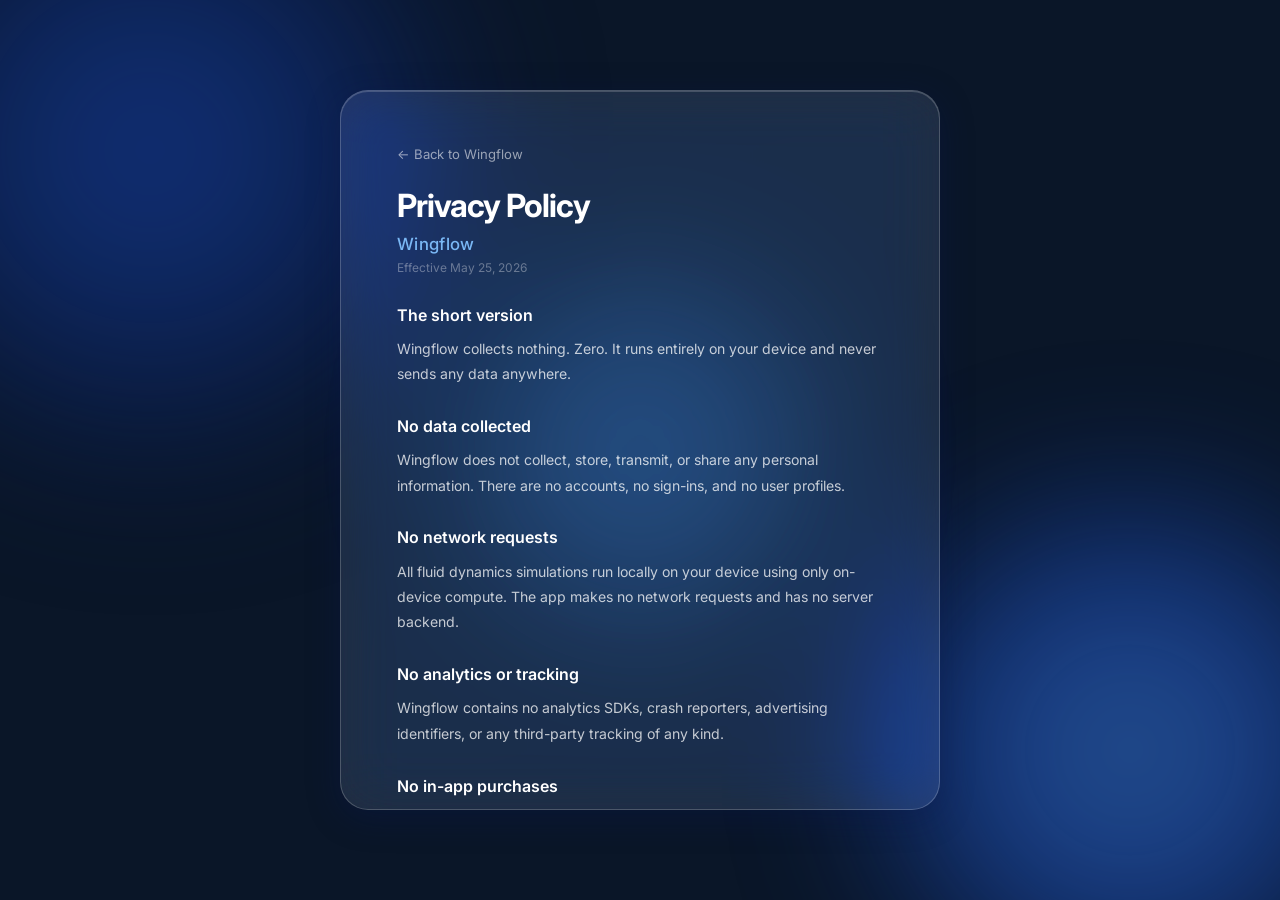
<file: privacy.html>
<!DOCTYPE html>
<html lang="en">
<head>
    <meta charset="UTF-8">
    <meta name="viewport" content="width=device-width, initial-scale=1.0">
    <link rel="stylesheet" href="Style.css">
    <link rel="preconnect" href="https://fonts.googleapis.com">
    <link rel="preconnect" href="https://fonts.gstatic.com" crossorigin>
    <link href="https://fonts.googleapis.com/css2?family=Inter:wght@300;400;500;600;700&display=swap" rel="stylesheet">
    <title>Privacy Policy — Wingflow</title>
    <style>
        .policy-card {
            text-align: left;
            max-width: 600px;
            max-height: 80vh;
            overflow-y: auto;
        }
        .policy-card h1 {
            font-size: 2rem;
            margin-bottom: 12px;
        }
        .policy-card .back {
            display: inline-block;
            font-size: 0.82rem;
            color: rgba(255,255,255,0.7);
            text-decoration: none;
            margin-bottom: 28px;
            opacity: 0.8;
            transition: opacity 0.15s;
        }
        .policy-card .back:hover { opacity: 1; }
        .policy-card .body {
            font-size: 0.88rem;
            color: rgba(255,255,255,0.75);
            line-height: 1.8;
            font-weight: 400;
        }
        .policy-card .body h2 {
            font-size: 1rem;
            font-weight: 600;
            color: #fff;
            margin: 1.6rem 0 0.4rem;
        }
        .policy-card .body p {
            font-size: 0.88rem;
            font-weight: 400;
            margin: 0 0 0.6rem;
        }
        .policy-card .updated {
            font-size: 0.75rem;
            color: rgba(255,255,255,0.35);
            margin-bottom: 1.6rem;
        }
    </style>
</head>
<body>
    <div class="orb orb-1"></div>
    <div class="orb orb-2"></div>
    <div class="orb orb-3"></div>

    <main class="glass-card policy-card">
        <a href="Index.html" class="back">&#8592; Back to Wingflow</a>
        <h1>Privacy Policy</h1>
        <p class="subtitle" style="margin-bottom:6px;">Wingflow</p>
        <p class="updated">Effective May 25, 2026</p>

        <div class="body">

            <h2>The short version</h2>
            <p>Wingflow collects nothing. Zero. It runs entirely on your device and never sends any data anywhere.</p>

            <h2>No data collected</h2>
            <p>Wingflow does not collect, store, transmit, or share any personal information. There are no accounts, no sign-ins, and no user profiles.</p>

            <h2>No network requests</h2>
            <p>All fluid dynamics simulations run locally on your device using only on-device compute. The app makes no network requests and has no server backend.</p>

            <h2>No analytics or tracking</h2>
            <p>Wingflow contains no analytics SDKs, crash reporters, advertising identifiers, or any third-party tracking of any kind.</p>

            <h2>No in-app purchases</h2>
            <p>Wingflow is completely free. There are no in-app purchases, subscriptions, or paywalls.</p>

            <h2>Children's privacy</h2>
            <p>Because Wingflow collects no data whatsoever, it is safe for users of all ages.</p>

            <h2>Changes to this policy</h2>
            <p>If anything ever changes, an updated policy will be posted here with a new effective date.</p>

            <h2>Contact</h2>
            <p>Questions? Reach out at <a href="https://joshuasambol.com" target="_blank" rel="noopener">joshuasambol.com</a>.</p>

        </div>
    </main>
</body>
</html>
</file>
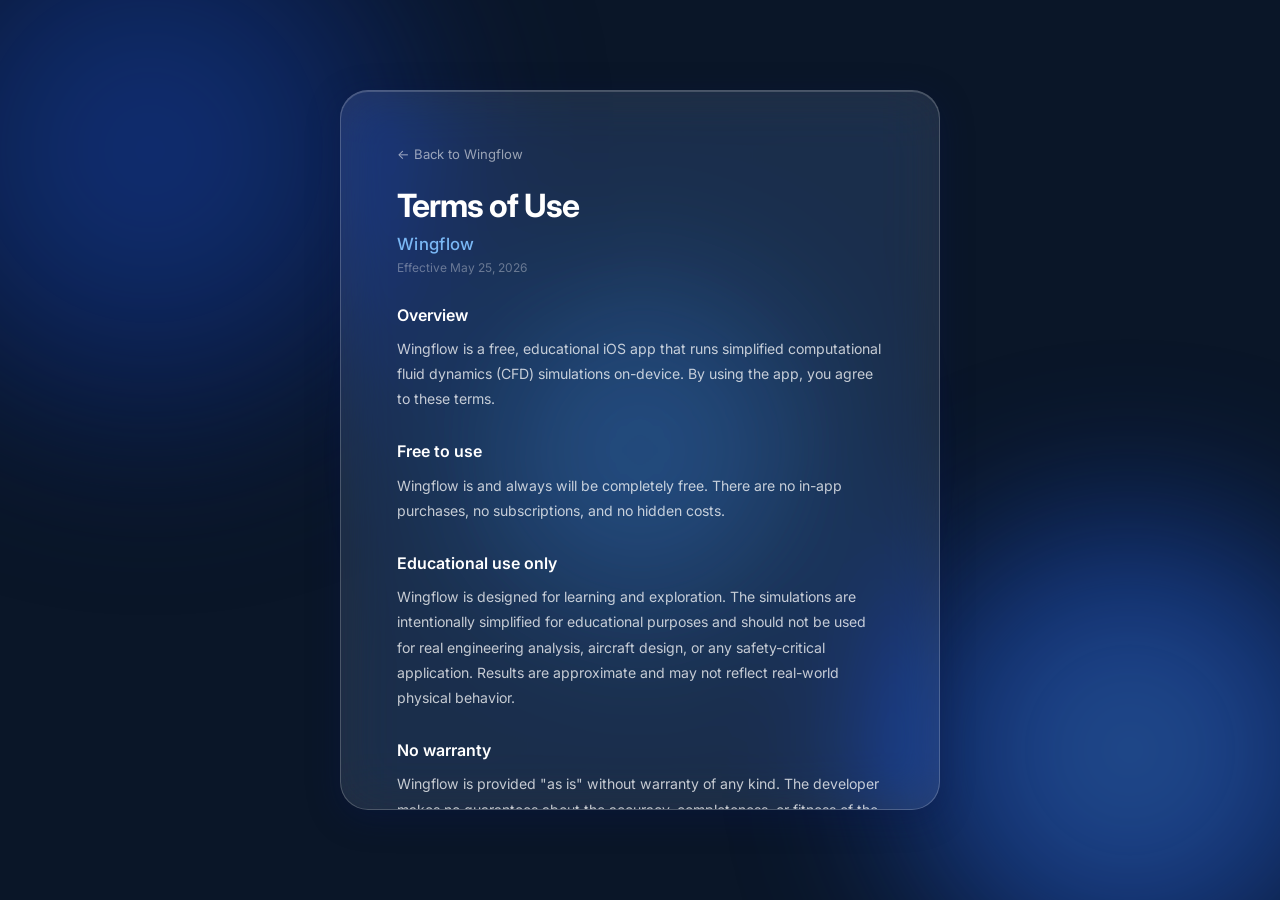
<file: terms.html>
<!DOCTYPE html>
<html lang="en">
<head>
    <meta charset="UTF-8">
    <meta name="viewport" content="width=device-width, initial-scale=1.0">
    <link rel="stylesheet" href="Style.css">
    <link rel="preconnect" href="https://fonts.googleapis.com">
    <link rel="preconnect" href="https://fonts.gstatic.com" crossorigin>
    <link href="https://fonts.googleapis.com/css2?family=Inter:wght@300;400;500;600;700&display=swap" rel="stylesheet">
    <title>Terms of Use — Wingflow</title>
    <style>
        .policy-card {
            text-align: left;
            max-width: 600px;
            max-height: 80vh;
            overflow-y: auto;
        }
        .policy-card h1 {
            font-size: 2rem;
            margin-bottom: 12px;
        }
        .policy-card .back {
            display: inline-block;
            font-size: 0.82rem;
            color: rgba(255,255,255,0.7);
            text-decoration: none;
            margin-bottom: 28px;
            opacity: 0.8;
            transition: opacity 0.15s;
        }
        .policy-card .back:hover { opacity: 1; }
        .policy-card .body {
            font-size: 0.88rem;
            color: rgba(255,255,255,0.75);
            line-height: 1.8;
            font-weight: 400;
        }
        .policy-card .body h2 {
            font-size: 1rem;
            font-weight: 600;
            color: #fff;
            margin: 1.6rem 0 0.4rem;
        }
        .policy-card .body p {
            font-size: 0.88rem;
            font-weight: 400;
            margin: 0 0 0.6rem;
        }
        .policy-card .updated {
            font-size: 0.75rem;
            color: rgba(255,255,255,0.35);
            margin-bottom: 1.6rem;
        }
    </style>
</head>
<body>
    <div class="orb orb-1"></div>
    <div class="orb orb-2"></div>
    <div class="orb orb-3"></div>

    <main class="glass-card policy-card">
        <a href="Index.html" class="back">&#8592; Back to Wingflow</a>
        <h1>Terms of Use</h1>
        <p class="subtitle" style="margin-bottom:6px;">Wingflow</p>
        <p class="updated">Effective May 25, 2026</p>

        <div class="body">

            <h2>Overview</h2>
            <p>Wingflow is a free, educational iOS app that runs simplified computational fluid dynamics (CFD) simulations on-device. By using the app, you agree to these terms.</p>

            <h2>Free to use</h2>
            <p>Wingflow is and always will be completely free. There are no in-app purchases, no subscriptions, and no hidden costs.</p>

            <h2>Educational use only</h2>
            <p>Wingflow is designed for learning and exploration. The simulations are intentionally simplified for educational purposes and should not be used for real engineering analysis, aircraft design, or any safety-critical application. Results are approximate and may not reflect real-world physical behavior.</p>

            <h2>No warranty</h2>
            <p>Wingflow is provided "as is" without warranty of any kind. The developer makes no guarantees about the accuracy, completeness, or fitness of the simulations for any particular purpose.</p>

            <h2>Intellectual property</h2>
            <p>Wingflow and all associated content are the property of Joshua Sambol. You may not copy, reverse-engineer, or redistribute the app or its assets without permission.</p>

            <h2>Limitation of liability</h2>
            <p>To the fullest extent permitted by law, the developer is not liable for any damages arising from your use of Wingflow.</p>

            <h2>Changes to these terms</h2>
            <p>These terms may be updated occasionally. Any changes will be posted here with a new effective date. Continued use of the app constitutes acceptance of the updated terms.</p>

            <h2>Contact</h2>
            <p>Questions? Reach out at <a href="https://joshuasambol.com" target="_blank" rel="noopener">joshuasambol.com</a>.</p>

        </div>
    </main>
</body>
</html>
</file>
<file: Style.css>
*, *::before, *::after {
    box-sizing: border-box;
    margin: 0;
    padding: 0;
}

:root {
    --blue-deep: #0a1628;
    --blue-mid: #0d2461;
    --blue-bright: #1a4fcc;
    --blue-light: #4a90e2;
    --blue-sky: #7ab8f5;
    --white: #ffffff;
    --glass-bg: rgba(255, 255, 255, 0.10);
    --glass-border: rgba(255, 255, 255, 0.20);
    --glass-shadow: rgba(10, 22, 80, 0.35);
}

html, body {
    height: 100%;
    width: 100%;
    overflow: hidden;
}

body {
    font-family: 'Inter', -apple-system, BlinkMacSystemFont, 'Segoe UI', sans-serif;
    background: var(--blue-deep);
    display: flex;
    align-items: center;
    justify-content: center;
    min-height: 100vh;
    position: relative;
}

/* Animated background orbs */
.orb {
    position: fixed;
    border-radius: 50%;
    filter: blur(80px);
    opacity: 0.55;
    pointer-events: none;
    z-index: 0;
}

.orb-1 {
    width: 600px;
    height: 600px;
    background: radial-gradient(circle, #1a4fcc 0%, #0d2461 60%, transparent 100%);
    top: -150px;
    left: -150px;
    animation: drift1 14s ease-in-out infinite alternate;
}

.orb-2 {
    width: 500px;
    height: 500px;
    background: radial-gradient(circle, #4a90e2 0%, #1a4fcc 50%, transparent 100%);
    bottom: -100px;
    right: -100px;
    animation: drift2 18s ease-in-out infinite alternate;
}

.orb-3 {
    width: 350px;
    height: 350px;
    background: radial-gradient(circle, #7ab8f5 0%, #4a90e2 50%, transparent 100%);
    top: 50%;
    left: 50%;
    transform: translate(-50%, -50%);
    animation: drift3 22s ease-in-out infinite alternate;
    opacity: 0.25;
}

@keyframes drift1 {
    from { transform: translate(0, 0) scale(1); }
    to   { transform: translate(80px, 60px) scale(1.1); }
}

@keyframes drift2 {
    from { transform: translate(0, 0) scale(1); }
    to   { transform: translate(-60px, -80px) scale(1.15); }
}

@keyframes drift3 {
    from { transform: translate(-50%, -50%) scale(1); }
    to   { transform: translate(-50%, -50%) scale(1.3); }
}

/* Glass card */
.glass-card {
    position: relative;
    z-index: 1;
    background: var(--glass-bg);
    backdrop-filter: blur(28px) saturate(180%);
    -webkit-backdrop-filter: blur(28px) saturate(180%);
    border: 1px solid var(--glass-border);
    border-radius: 28px;
    padding: 52px 56px 44px;
    max-width: 520px;
    width: 90%;
    text-align: center;
    box-shadow:
        0 8px 32px var(--glass-shadow),
        inset 0 1px 0 rgba(255, 255, 255, 0.18);
}

/* SSC winner badge */
.badge {
    display: inline-flex;
    align-items: center;
    gap: 7px;
    font-size: 0.72rem;
    font-weight: 600;
    letter-spacing: 0.06em;
    text-transform: uppercase;
    color: var(--blue-sky);
    background: rgba(74, 144, 226, 0.15);
    border: 1px solid rgba(74, 144, 226, 0.30);
    border-radius: 999px;
    padding: 6px 14px;
    margin-bottom: 28px;
}

.badge-icon {
    font-size: 0.8rem;
    color: #7ab8f5;
}

/* Title */
h1 {
    font-size: 3.6rem;
    font-weight: 700;
    color: var(--white);
    letter-spacing: -0.03em;
    line-height: 1;
    margin-bottom: 8px;
}

.subtitle {
    font-size: 1.05rem;
    font-weight: 500;
    color: var(--blue-sky);
    letter-spacing: 0.02em;
    margin-bottom: 20px;
}

.description {
    font-size: 0.92rem;
    font-weight: 400;
    color: rgba(255, 255, 255, 0.60);
    line-height: 1.65;
    margin-bottom: 36px;
}

/* App Store button */
.appstore-btn {
    display: inline-flex;
    align-items: center;
    gap: 12px;
    background: var(--white);
    color: #0a1628;
    text-decoration: none;
    border-radius: 14px;
    padding: 12px 22px;
    transition: transform 0.18s ease, box-shadow 0.18s ease, background 0.18s ease;
    box-shadow: 0 4px 16px rgba(10, 22, 80, 0.25);
    margin-bottom: 40px;
}

.appstore-btn:hover {
    transform: translateY(-2px) scale(1.02);
    box-shadow: 0 8px 28px rgba(10, 22, 80, 0.35);
    background: rgba(255, 255, 255, 0.92);
}

.appstore-btn:active {
    transform: translateY(0) scale(0.99);
}

.appstore-icon {
    width: auto;
    height: 26px;
    flex-shrink: 0;
}

.appstore-availability {
    font-size: 0.72rem;
    color: rgba(255, 255, 255, 0.38);
    font-weight: 400;
    letter-spacing: 0.01em;
    margin-top: -28px;
    margin-bottom: 40px;
}

.appstore-text {
    display: flex;
    flex-direction: column;
    text-align: left;
}

.appstore-label {
    font-size: 0.65rem;
    font-weight: 500;
    letter-spacing: 0.04em;
    text-transform: uppercase;
    opacity: 0.7;
    line-height: 1;
    margin-bottom: 2px;
}

.appstore-name {
    font-size: 1.15rem;
    font-weight: 700;
    line-height: 1;
    letter-spacing: -0.01em;
}

/* Footer */
footer {
    border-top: 1px solid rgba(255, 255, 255, 0.10);
    padding-top: 24px;
}

.footer-links {
    display: flex;
    align-items: center;
    justify-content: center;
    gap: 10px;
    margin-bottom: 10px;
}

.footer-links a {
    font-size: 0.78rem;
    font-weight: 500;
    color: rgba(255, 255, 255, 0.45);
    text-decoration: none;
    transition: color 0.15s ease;
    letter-spacing: 0.01em;
}

.footer-links a:hover {
    color: rgba(255, 255, 255, 0.80);
}

.dot {
    color: rgba(255, 255, 255, 0.25);
    font-size: 1rem;
}

.author {
    font-size: 0.78rem;
    color: rgba(255, 255, 255, 0.35);
    font-weight: 400;
}

.author a {
    color: rgba(122, 184, 245, 0.70);
    text-decoration: none;
    font-weight: 500;
    transition: color 0.15s ease;
}

.author a:hover {
    color: var(--blue-sky);
}

/* Responsive */
@media (max-width: 480px) {
    .glass-card {
        padding: 40px 28px 36px;
        border-radius: 22px;
    }

    h1 {
        font-size: 2.8rem;
    }
}
</file>
